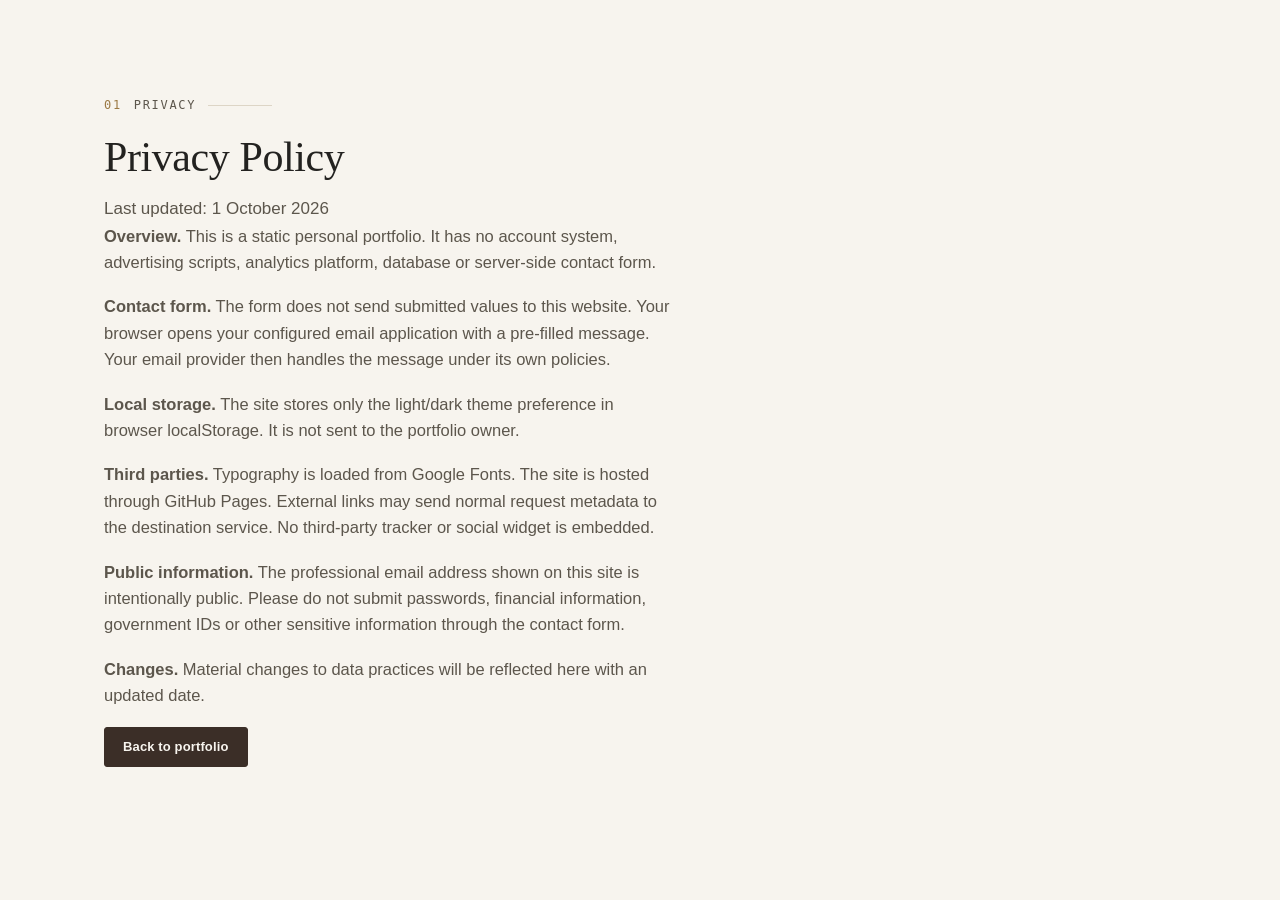
<file: privacy.html>
<!doctype html><html lang="en"><head><meta charset="utf-8"><meta name="viewport" content="width=device-width,initial-scale=1"><meta name="referrer" content="no-referrer"><meta http-equiv="Content-Security-Policy" content="default-src 'self'; base-uri 'self'; form-action 'self' mailto:; object-src 'none'; frame-src 'none'; script-src 'self'; style-src 'self' https://fonts.googleapis.com; font-src https://fonts.gstatic.com; img-src 'self' data:; connect-src 'none'; media-src 'none'; worker-src 'none'; manifest-src 'self'; upgrade-insecure-requests"><meta name="referrer" content="no-referrer"><title>Privacy Policy | Mohammad Hussain Khan</title><meta name="description" content="Privacy information for the Mohammad Hussain Khan portfolio."><link rel="stylesheet" href="style.css"></head><body><main class="section"><div class="container"><p class="eyebrow"><span class="eyebrow__index">01</span>Privacy</p><h1 class="section__title">Privacy Policy</h1><p class="section__lede">Last updated: 1 October 2026</p><div class="about__text"><p><strong>Overview.</strong> This is a static personal portfolio. It has no account system, advertising scripts, analytics platform, database or server-side contact form.</p><p><strong>Contact form.</strong> The form does not send submitted values to this website. Your browser opens your configured email application with a pre-filled message. Your email provider then handles the message under its own policies.</p><p><strong>Local storage.</strong> The site stores only the light/dark theme preference in browser localStorage. It is not sent to the portfolio owner.</p><p><strong>Third parties.</strong> Typography is loaded from Google Fonts. The site is hosted through GitHub Pages. External links may send normal request metadata to the destination service. No third-party tracker or social widget is embedded.</p><p><strong>Public information.</strong> The professional email address shown on this site is intentionally public. Please do not submit passwords, financial information, government IDs or other sensitive information through the contact form.</p><p><strong>Changes.</strong> Material changes to data practices will be reflected here with an updated date.</p><p><a class="btn btn--primary btn--small" href="index.html">Back to portfolio</a></p></div></div></main></body></html>
</file>
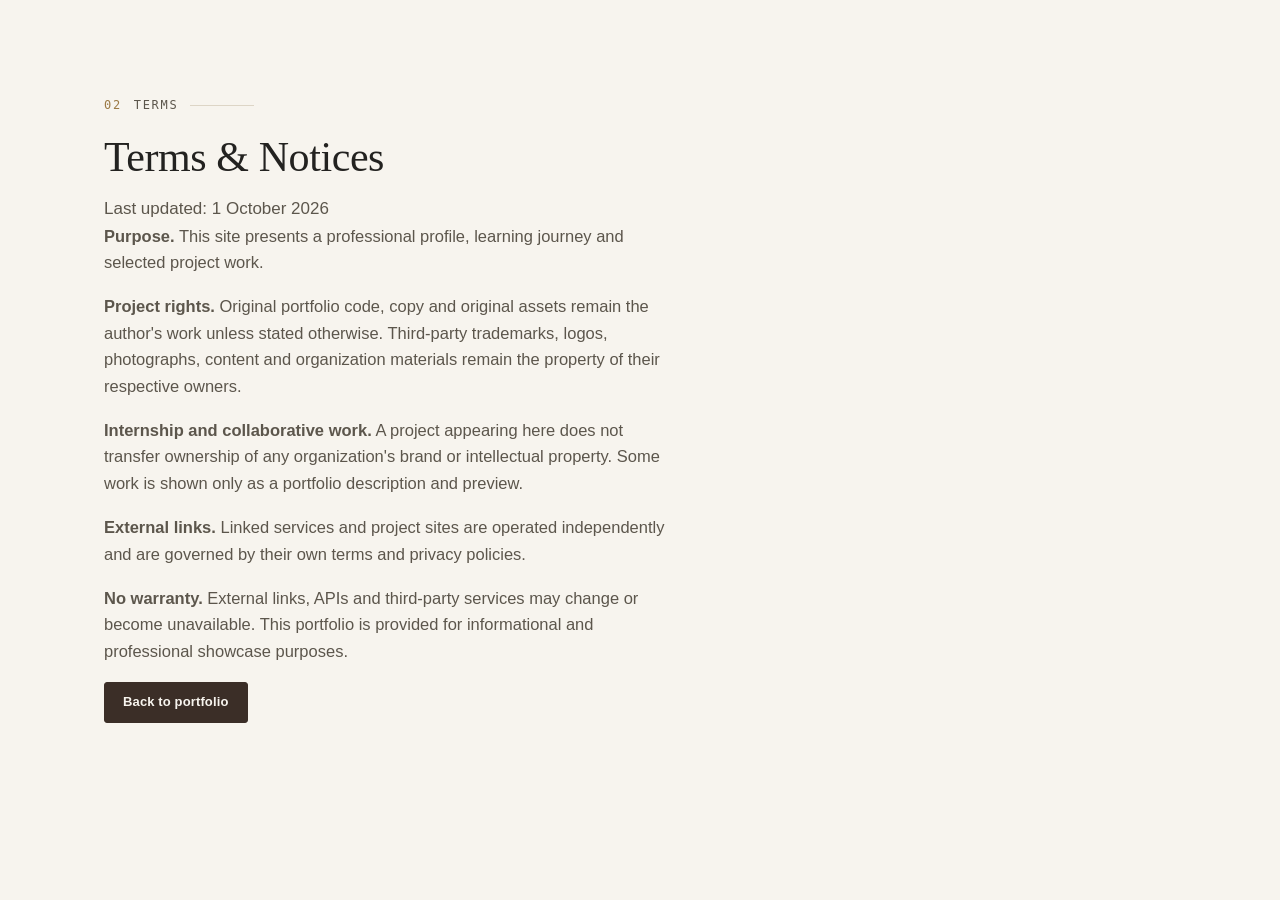
<file: terms.html>
<!doctype html><html lang="en"><head><meta charset="utf-8"><meta name="viewport" content="width=device-width,initial-scale=1"><meta name="referrer" content="no-referrer"><meta http-equiv="Content-Security-Policy" content="default-src 'self'; base-uri 'self'; form-action 'self' mailto:; object-src 'none'; frame-src 'none'; script-src 'self'; style-src 'self' https://fonts.googleapis.com; font-src https://fonts.gstatic.com; img-src 'self' data:; connect-src 'none'; media-src 'none'; worker-src 'none'; manifest-src 'self'; upgrade-insecure-requests"><meta name="referrer" content="no-referrer"><title>Terms &amp; Notices | Mohammad Hussain Khan</title><meta name="description" content="Terms and notices for the Mohammad Hussain Khan portfolio."><link rel="stylesheet" href="style.css"></head><body><main class="section"><div class="container"><p class="eyebrow"><span class="eyebrow__index">02</span>Terms</p><h1 class="section__title">Terms &amp; Notices</h1><p class="section__lede">Last updated: 1 October 2026</p><div class="about__text"><p><strong>Purpose.</strong> This site presents a professional profile, learning journey and selected project work.</p><p><strong>Project rights.</strong> Original portfolio code, copy and original assets remain the author's work unless stated otherwise. Third-party trademarks, logos, photographs, content and organization materials remain the property of their respective owners.</p><p><strong>Internship and collaborative work.</strong> A project appearing here does not transfer ownership of any organization's brand or intellectual property. Some work is shown only as a portfolio description and preview.</p><p><strong>External links.</strong> Linked services and project sites are operated independently and are governed by their own terms and privacy policies.</p><p><strong>No warranty.</strong> External links, APIs and third-party services may change or become unavailable. This portfolio is provided for informational and professional showcase purposes.</p><p><a class="btn btn--primary btn--small" href="index.html">Back to portfolio</a></p></div></div></main></body></html>
</file>
<file: style.css>
/* =========================================================
   MOHAMMAD HUSSAIN KHAN — PORTFOLIO STYLESHEET
   Design direction: Old Money x Modern Technology x Editorial
   ========================================================= */

/* -------------------- Design tokens -------------------- */
:root{
  /* palette — light (default) */
  --color-bg: #F7F4EE;
  --color-bg-alt: #F0EBDF;
  --color-surface: #FFFFFF;
  --color-text: #232220;
  --color-text-muted: #5C564C;
  --color-border: #DDD5C6;
  --color-stone: #C9C2B4;
  --color-espresso: #3B2E27;
  --color-bronze: #9C7A45;
  --color-bronze-strong: #7C5E33;
  --color-bronze-soft: rgba(156,122,69,0.12);
  --color-focus: #6E4E26;

  --shadow-card: 0 1px 2px rgba(35,34,32,0.04), 0 8px 24px -12px rgba(35,34,32,0.12);
  --shadow-card-hover: 0 2px 4px rgba(35,34,32,0.06), 0 18px 36px -16px rgba(35,34,32,0.18);

  --font-display: 'Fraunces', 'Iowan Old Style', Georgia, serif;
  --font-body: 'Inter', -apple-system, BlinkMacSystemFont, 'Segoe UI', sans-serif;
  --font-mono: 'JetBrains Mono', 'SFMono-Regular', Menlo, monospace;

  --container-w: 1120px;
  --radius-sm: 3px;
  --radius-md: 6px;

  --ease: cubic-bezier(0.22, 0.61, 0.36, 1);
  --dur-fast: 160ms;
  --dur-med: 320ms;
  --dur-slow: 560ms;
}

[data-theme="dark"]{
  --color-bg: #1B1A17;
  --color-bg-alt: #201F1B;
  --color-surface: #242220;
  --color-text: #EDE8DD;
  --color-text-muted: #B2A996;
  --color-border: #3A362E;
  --color-stone: #4A453B;
  --color-espresso: #EDE8DD;
  --color-bronze: #C79A5D;
  --color-bronze-strong: #DDB57B;
  --color-bronze-soft: rgba(199,154,93,0.16);
  --color-focus: #DDB57B;

  --shadow-card: 0 1px 2px rgba(0,0,0,0.3), 0 8px 24px -12px rgba(0,0,0,0.5);
  --shadow-card-hover: 0 2px 4px rgba(0,0,0,0.35), 0 18px 36px -16px rgba(0,0,0,0.6);
}

/* -------------------- Reset -------------------- */
*, *::before, *::after{ box-sizing: border-box; }
html{ scroll-behavior: smooth; }
body{
  margin: 0;
  background: var(--color-bg);
  color: var(--color-text);
  font-family: var(--font-body);
  font-size: 16px;
  line-height: 1.6;
  -webkit-font-smoothing: antialiased;
  transition: background-color var(--dur-med) var(--ease), color var(--dur-med) var(--ease);
}
img{ max-width: 100%; display: block; }
a{ color: inherit; text-decoration: none; }
ul, ol{ margin: 0; padding: 0; list-style: none; }
h1, h2, h3, h4, p{ margin: 0; }
button{ font: inherit; color: inherit; background: none; border: none; cursor: pointer; }
input, textarea{ font: inherit; color: inherit; }

:focus-visible{
  outline: 2px solid var(--color-focus);
  outline-offset: 3px;
  border-radius: 2px;
}

.container{
  max-width: var(--container-w);
  margin-inline: auto;
  padding-inline: 24px;
}

.skip-link{
  position: absolute;
  left: 12px;
  top: -60px;
  background: var(--color-espresso);
  color: var(--color-bg);
  padding: 10px 16px;
  border-radius: var(--radius-sm);
  z-index: 1000;
  transition: top var(--dur-fast) var(--ease);
}
.skip-link:focus{ top: 12px; }

/* -------------------- Type helpers -------------------- */
.eyebrow{
  display: flex;
  align-items: center;
  gap: 12px;
  font-family: var(--font-mono);
  font-size: 12px;
  letter-spacing: 0.14em;
  text-transform: uppercase;
  color: var(--color-text-muted);
  margin-bottom: 18px;
}
.eyebrow__index{
  color: var(--color-bronze);
  font-weight: 500;
}
.eyebrow::after{
  content: "";
  flex: 1;
  height: 1px;
  background: var(--color-border);
  max-width: 64px;
}

.section__title{
  font-family: var(--font-display);
  font-weight: 500;
  font-size: clamp(28px, 3.6vw, 42px);
  line-height: 1.15;
  letter-spacing: -0.01em;
  max-width: 20ch;
}
.section__lede{
  margin-top: 14px;
  max-width: 56ch;
  color: var(--color-text-muted);
  font-size: 17px;
}

.section{ padding-block: 96px; }
.section--alt{ background: var(--color-bg-alt); }

.tag{
  display: inline-flex;
  align-items: center;
  font-family: var(--font-mono);
  font-size: 11px;
  letter-spacing: 0.06em;
  text-transform: uppercase;
  padding: 3px 9px;
  border-radius: 999px;
  border: 1px solid var(--color-border);
  color: var(--color-text-muted);
  margin-left: 8px;
}
.tag--progress{
  color: var(--color-bronze-strong);
  border-color: var(--color-bronze);
  background: var(--color-bronze-soft);
}

/* -------------------- Buttons -------------------- */
.btn{
  display: inline-flex;
  align-items: center;
  justify-content: center;
  gap: 8px;
  padding: 13px 26px;
  font-size: 14.5px;
  font-weight: 600;
  letter-spacing: 0.01em;
  border-radius: var(--radius-sm);
  border: 1px solid transparent;
  transition: transform var(--dur-fast) var(--ease), background-color var(--dur-fast) var(--ease), border-color var(--dur-fast) var(--ease), color var(--dur-fast) var(--ease);
  white-space: nowrap;
}
.btn--primary{
  background: var(--color-espresso);
  color: var(--color-bg);
  border-color: var(--color-espresso);
}
[data-theme="dark"] .btn--primary{ color: #1B1A17; }
.btn--primary:hover{ transform: translateY(-1px); background: var(--color-bronze-strong); border-color: var(--color-bronze-strong); }

.btn--ghost{
  background: transparent;
  color: var(--color-text);
  border-color: var(--color-border);
}
.btn--ghost:hover{
  border-color: var(--color-bronze);
  color: var(--color-bronze-strong);
  transform: translateY(-1px);
}

.btn--small{ padding: 9px 18px; font-size: 13px; }

/* -------------------- Header / Nav -------------------- */
.site-header{
  position: sticky;
  top: 0;
  z-index: 100;
  background: color-mix(in srgb, var(--color-bg) 88%, transparent);
  backdrop-filter: saturate(140%) blur(10px);
  border-bottom: 1px solid var(--color-border);
}
.nav{
  max-width: var(--container-w);
  margin-inline: auto;
  padding: 16px 24px;
  display: flex;
  align-items: center;
  gap: 32px;
}
.nav__brand{
  display: flex;
  align-items: center;
  gap: 10px;
  font-family: var(--font-display);
  font-weight: 500;
  font-size: 16px;
  margin-right: auto;
}
.nav__monogram{
  display: grid;
  place-items: center;
  width: 32px;
  height: 32px;
  border: 1px solid var(--color-bronze);
  border-radius: 999px;
  font-family: var(--font-mono);
  font-size: 12px;
  letter-spacing: 0.02em;
  color: var(--color-bronze-strong);
}
.nav__brandtext{ white-space: nowrap; }

.nav__links{
  display: flex;
  align-items: center;
  gap: 28px;
}
.nav__link{
  position: relative;
  font-size: 14px;
  font-weight: 500;
  color: var(--color-text-muted);
  padding-block: 6px;
  transition: color var(--dur-fast) var(--ease);
}
.nav__link::after{
  content: "";
  position: absolute;
  left: 0; right: 100%;
  bottom: 0;
  height: 1px;
  background: var(--color-bronze);
  transition: right var(--dur-med) var(--ease);
}
.nav__link:hover{ color: var(--color-text); }
.nav__link:hover::after,
.nav__link.is-active::after{ right: 0; }
.nav__link.is-active{ color: var(--color-text); }

.nav__actions{ display: flex; align-items: center; gap: 14px; }

.theme-toggle{
  position: relative;
  display: grid;
  place-items: center;
  width: 36px;
  height: 36px;
  border: 1px solid var(--color-border);
  border-radius: 999px;
  color: var(--color-text);
  transition: border-color var(--dur-fast) var(--ease);
}
.theme-toggle:hover{ border-color: var(--color-bronze); }
.theme-toggle__icon{
  grid-area: 1 / 1;
  transition: opacity var(--dur-med) var(--ease), transform var(--dur-med) var(--ease);
}
.theme-toggle__icon--moon{ opacity: 0; transform: rotate(-45deg) scale(0.7); }
[data-theme="dark"] .theme-toggle__icon--sun{ opacity: 0; transform: rotate(45deg) scale(0.7); }
[data-theme="dark"] .theme-toggle__icon--moon{ opacity: 1; transform: rotate(0) scale(1); }

.nav__cta{ display: inline-flex; }

.nav__hamburger{
  display: none;
  flex-direction: column;
  justify-content: center;
  gap: 5px;
  width: 36px;
  height: 36px;
}
.nav__hamburger span{
  display: block;
  width: 20px;
  height: 1.5px;
  background: var(--color-text);
  transition: transform var(--dur-med) var(--ease), opacity var(--dur-fast) var(--ease);
  margin-inline: auto;
}
.nav__hamburger[aria-expanded="true"] span:nth-child(1){ transform: translateY(6.5px) rotate(45deg); }
.nav__hamburger[aria-expanded="true"] span:nth-child(2){ opacity: 0; }
.nav__hamburger[aria-expanded="true"] span:nth-child(3){ transform: translateY(-6.5px) rotate(-45deg); }

.mobile-menu{
  display: none;
  position: fixed;
  inset: 0;
  top: 65px;
  background: var(--color-bg);
  z-index: 99;
  padding: 32px 24px;
  flex-direction: column;
  justify-content: space-between;
  transform: translateY(-8px);
  opacity: 0;
  pointer-events: none;
  transition: opacity var(--dur-med) var(--ease), transform var(--dur-med) var(--ease);
}
.mobile-menu[data-open="true"]{
  opacity: 1;
  transform: translateY(0);
  pointer-events: auto;
}
.mobile-menu__links{ display: flex; flex-direction: column; gap: 4px; }
.mobile-menu__links a{
  display: block;
  font-family: var(--font-display);
  font-size: 28px;
  padding: 14px 4px;
  border-bottom: 1px solid var(--color-border);
}
.mobile-menu__cta{ margin-top: 24px; width: 100%; }

/* -------------------- Hero -------------------- */
.hero{ padding-top: 88px; padding-bottom: 96px; }
.hero__grid{
  display: grid;
  grid-template-columns: 1.3fr 0.9fr;
  gap: 64px;
  align-items: start;
}
.hero__name{
  font-family: var(--font-display);
  font-weight: 500;
  font-size: clamp(44px, 7vw, 76px);
  line-height: 1.03;
  letter-spacing: -0.02em;
  margin-bottom: 22px;
}
.hero__headline{
  font-size: clamp(18px, 2vw, 21px);
  color: var(--color-text);
  font-weight: 500;
  max-width: 30ch;
  margin-bottom: 16px;
}
.hero__tagline{
  font-family: var(--font-mono);
  font-size: 13px;
  letter-spacing: 0.03em;
  color: var(--color-bronze-strong);
  margin-bottom: 22px;
}
.hero__desc{
  max-width: 52ch;
  color: var(--color-text-muted);
  font-size: 16.5px;
  margin-bottom: 34px;
}
.hero__actions{ display: flex; gap: 14px; margin-bottom: 32px; flex-wrap: wrap; }
.hero__social{ display: flex; gap: 22px; }
.social-link{
  display: inline-flex;
  align-items: center;
  gap: 8px;
  font-size: 14px;
  font-weight: 500;
  color: var(--color-text-muted);
  transition: color var(--dur-fast) var(--ease);
}
.social-link:hover{ color: var(--color-bronze-strong); }

.dossier{
  border: 1px solid var(--color-border);
  border-radius: var(--radius-md);
  background: var(--color-surface);
  box-shadow: var(--shadow-card);
  padding: 30px 28px;
  position: relative;
}
.dossier::before{
  content: "";
  position: absolute;
  top: 14px; right: 14px;
  width: 8px; height: 8px;
  border-radius: 50%;
  background: var(--color-bronze);
}
.dossier__photo{
  width: 100%;
  aspect-ratio: 4 / 5;
  object-fit: cover;
  border-radius: var(--radius-sm);
  border: 1px solid var(--color-border);
  margin-bottom: 22px;
  filter: grayscale(12%);
}
.dossier__label{
  font-family: var(--font-mono);
  font-size: 11px;
  letter-spacing: 0.14em;
  text-transform: uppercase;
  color: var(--color-text-muted);
  padding-bottom: 18px;
  margin-bottom: 18px;
  border-bottom: 1px solid var(--color-border);
}
.dossier__list{ display: flex; flex-direction: column; gap: 18px; }
.dossier__row dt{
  font-family: var(--font-mono);
  font-size: 11px;
  letter-spacing: 0.06em;
  text-transform: uppercase;
  color: var(--color-text-muted);
  margin-bottom: 4px;
}
.dossier__row dd{
  margin: 0;
  font-size: 15px;
  font-weight: 500;
}

/* -------------------- About -------------------- */
.about__grid{
  display: grid;
  grid-template-columns: 1.4fr 1fr;
  gap: 56px;
  margin-top: 40px;
  align-items: start;
}
.about__text p{
  color: var(--color-text-muted);
  font-size: 16.5px;
  margin-bottom: 18px;
  max-width: 62ch;
}
.about__text p:last-child{ margin-bottom: 0; }

.about__credentials{ display: flex; flex-direction: column; gap: 16px; }
.credential-card{
  border: 1px solid var(--color-border);
  border-radius: var(--radius-md);
  padding: 22px 24px;
  background: var(--color-surface);
}
.credential-card__eyebrow{
  font-family: var(--font-mono);
  font-size: 11px;
  letter-spacing: 0.1em;
  text-transform: uppercase;
  color: var(--color-bronze);
  margin-bottom: 10px;
}
.credential-card__title{
  font-family: var(--font-display);
  font-size: 18px;
  font-weight: 500;
  margin-bottom: 6px;
}
.credential-card__meta{ font-size: 14px; color: var(--color-text-muted); }
.credential-card__meta--muted{ font-size: 13.5px; }

/* -------------------- Skills ledger -------------------- */
.ledger{
  margin-top: 44px;
  display: grid;
  grid-template-columns: repeat(3, 1fr);
  border-top: 1px solid var(--color-border);
  border-left: 1px solid var(--color-border);
}
.ledger__category{
  padding: 28px 30px;
  border-right: 1px solid var(--color-border);
  border-bottom: 1px solid var(--color-border);
}
.ledger__heading{
  display: flex;
  align-items: baseline;
  gap: 10px;
  font-family: var(--font-display);
  font-weight: 500;
  font-size: 18px;
  margin-bottom: 16px;
}
.ledger__index{
  font-family: var(--font-mono);
  font-size: 12px;
  color: var(--color-bronze);
}
.ledger__items{ display: flex; flex-direction: column; gap: 10px; }
.ledger__items li{
  font-size: 14.5px;
  color: var(--color-text-muted);
  position: relative;
  padding-left: 16px;
}
.ledger__items li::before{
  content: "";
  position: absolute;
  left: 0; top: 9px;
  width: 5px; height: 1px;
  background: var(--color-bronze);
}

/* -------------------- Projects -------------------- */
.projects{
  margin-top: 44px;
  display: grid;
  grid-template-columns: repeat(2, 1fr);
  gap: 32px;
}
.project-card{
  border: 1px solid var(--color-border);
  border-radius: var(--radius-md);
  overflow: hidden;
  background: var(--color-surface);
  box-shadow: var(--shadow-card);
  transition: box-shadow var(--dur-med) var(--ease), transform var(--dur-med) var(--ease);
}
.project-card:hover{
  box-shadow: var(--shadow-card-hover);
  transform: translateY(-3px);
}
.project-card__media{
  position: relative;
  display: block;
  width: 100%;
  aspect-ratio: 3 / 2;
  overflow: hidden;
  border-bottom: 1px solid var(--color-border);
  cursor: zoom-in;
}
.project-card__media img{
  width: 100%;
  height: 100%;
  object-fit: cover;
  transition: transform var(--dur-slow) var(--ease);
}
.project-card__media:hover img{ transform: scale(1.04); }
.project-card__zoom{
  position: absolute;
  right: 12px; bottom: 12px;
  font-family: var(--font-mono);
  font-size: 11px;
  letter-spacing: 0.06em;
  text-transform: uppercase;
  background: rgba(27,26,23,0.72);
  color: #F7F4EE;
  padding: 6px 12px;
  border-radius: 999px;
  opacity: 0;
  transform: translateY(4px);
  transition: opacity var(--dur-fast) var(--ease), transform var(--dur-fast) var(--ease);
}
.project-card__media:hover .project-card__zoom,
.project-card__media:focus-visible .project-card__zoom{ opacity: 1; transform: translateY(0); }

.project-card__body{ padding: 26px 28px 28px; }
.project-card__tag{
  font-family: var(--font-mono);
  font-size: 11px;
  letter-spacing: 0.12em;
  text-transform: uppercase;
  color: var(--color-bronze);
  margin-bottom: 10px;
}
.project-card__title{
  font-family: var(--font-display);
  font-weight: 500;
  font-size: 21px;
  margin-bottom: 10px;
}
.project-card__desc{
  font-size: 14.5px;
  color: var(--color-text-muted);
  margin-bottom: 18px;
}
.project-card__stack{
  display: flex;
  gap: 8px;
  flex-wrap: wrap;
  margin-bottom: 22px;
}
.project-card__stack li{
  font-family: var(--font-mono);
  font-size: 11px;
  letter-spacing: 0.04em;
  padding: 4px 10px;
  border: 1px solid var(--color-border);
  border-radius: 999px;
  color: var(--color-text-muted);
}
.project-card__actions{ display: flex; gap: 12px; flex-wrap: wrap; }

/* -------------------- Certifications -------------------- */
.cert-ledger{ margin-top: 40px; border-top: 1px solid var(--color-border); }
.cert-ledger__row{
  display: grid;
  grid-template-columns: 48px 1fr auto;
  align-items: center;
  gap: 20px;
  padding: 18px 6px;
  border-bottom: 1px solid var(--color-border);
  transition: background-color var(--dur-fast) var(--ease);
}
.cert-ledger__row:hover{ background: var(--color-bronze-soft); }
.cert-ledger__num{
  font-family: var(--font-mono);
  font-size: 13px;
  color: var(--color-bronze);
}
.cert-ledger__name{ font-size: 15.5px; font-weight: 500; }
.cert-ledger__issuer{
  font-family: var(--font-mono);
  font-size: 12.5px;
  color: var(--color-text-muted);
  text-align: right;
  white-space: nowrap;
}

/* -------------------- Contact -------------------- */
.contact__grid{
  margin-top: 44px;
  display: grid;
  grid-template-columns: 0.85fr 1.15fr;
  gap: 56px;
}
.contact__methods{ display: flex; flex-direction: column; }
.contact__method{
  display: flex;
  flex-direction: column;
  gap: 4px;
  padding: 18px 4px;
  border-bottom: 1px solid var(--color-border);
  transition: padding-left var(--dur-fast) var(--ease), color var(--dur-fast) var(--ease);
}
.contact__method:first-child{ border-top: 1px solid var(--color-border); }
.contact__method:hover{ padding-left: 12px; color: var(--color-bronze-strong); }
.contact__method-label{
  font-family: var(--font-mono);
  font-size: 11px;
  letter-spacing: 0.1em;
  text-transform: uppercase;
  color: var(--color-text-muted);
}
.contact__method-value{ font-size: 16px; font-weight: 500; }

.contact-form{
  border: 1px solid var(--color-border);
  border-radius: var(--radius-md);
  padding: 32px;
  background: var(--color-surface);
}
.contact-form__note{
  font-size: 13px;
  color: var(--color-text-muted);
  margin-bottom: 22px;
  padding-bottom: 18px;
  border-bottom: 1px dashed var(--color-border);
}
.field{ margin-bottom: 18px; }
.field label{
  display: block;
  font-family: var(--font-mono);
  font-size: 11px;
  letter-spacing: 0.08em;
  text-transform: uppercase;
  color: var(--color-text-muted);
  margin-bottom: 8px;
}
.field input, .field textarea{
  width: 100%;
  padding: 12px 14px;
  border: 1px solid var(--color-border);
  border-radius: var(--radius-sm);
  background: var(--color-bg);
  color: var(--color-text);
  transition: border-color var(--dur-fast) var(--ease);
  resize: vertical;
}
.field input:focus, .field textarea:focus{
  border-color: var(--color-bronze);
}
.field input:focus-visible, .field textarea:focus-visible{
  outline: 2px solid var(--color-focus);
  outline-offset: 2px;
}
.contact-form .btn{ width: 100%; }
.contact-form__status{
  margin-top: 14px;
  font-size: 13.5px;
  color: var(--color-bronze-strong);
  min-height: 1em;
}

/* -------------------- Footer -------------------- */
.site-footer{ border-top: 1px solid var(--color-border); padding-block: 32px; }
.site-footer__inner{
  display: flex;
  align-items: center;
  justify-content: space-between;
  gap: 20px;
  flex-wrap: wrap;
}
.site-footer__copy{ font-size: 13.5px; color: var(--color-text-muted); }
.site-footer__links{ display: flex; gap: 22px; }
.site-footer__links a{
  font-size: 13.5px;
  color: var(--color-text-muted);
  transition: color var(--dur-fast) var(--ease);
}
.site-footer__links a:hover{ color: var(--color-bronze-strong); }
.back-to-top{
  display: inline-flex;
  align-items: center;
  gap: 8px;
  font-size: 13px;
  font-weight: 500;
  color: var(--color-text-muted);
  transition: color var(--dur-fast) var(--ease);
}
.back-to-top:hover{ color: var(--color-bronze-strong); }

/* -------------------- Lightbox -------------------- */
.lightbox{
  position: fixed;
  inset: 0;
  z-index: 200;
  display: grid;
  place-items: center;
  padding: 32px;
  visibility: hidden;
  opacity: 0;
  transition: opacity var(--dur-med) var(--ease), visibility var(--dur-med) var(--ease);
}
.lightbox[data-open="true"]{ visibility: visible; opacity: 1; }
.lightbox__backdrop{
  position: absolute;
  inset: 0;
  background: rgba(20,19,17,0.82);
}
.lightbox__dialog{
  position: relative;
  max-width: min(920px, 92vw);
  max-height: 86vh;
  background: var(--color-surface);
  border: 1px solid var(--color-border);
  border-radius: var(--radius-md);
  padding: 12px;
  transform: scale(0.97);
  transition: transform var(--dur-med) var(--ease);
}
.lightbox[data-open="true"] .lightbox__dialog{ transform: scale(1); }
.lightbox__dialog img{ max-height: 78vh; border-radius: 2px; }
.lightbox__close{
  position: absolute;
  top: -14px; right: -14px;
  width: 34px; height: 34px;
  display: grid;
  place-items: center;
  background: var(--color-espresso);
  color: var(--color-bg);
  border-radius: 999px;
  box-shadow: var(--shadow-card);
}

/* -------------------- Scroll reveal -------------------- */
.reveal{
  opacity: 0;
  transform: translateY(16px);
  transition: opacity var(--dur-slow) var(--ease), transform var(--dur-slow) var(--ease);
}
.reveal.is-visible{ opacity: 1; transform: translateY(0); }

/* -------------------- Reduced motion -------------------- */
@media (prefers-reduced-motion: reduce){
  html{ scroll-behavior: auto; }
  *, *::before, *::after{
    animation-duration: 0.001ms !important;
    animation-iteration-count: 1 !important;
    transition-duration: 0.001ms !important;
    scroll-behavior: auto !important;
  }
  .reveal{ opacity: 1; transform: none; }
}

/* -------------------- Responsive -------------------- */
@media (max-width: 1024px){
  .hero__grid{ grid-template-columns: 1fr; }
  .hero__dossier{ max-width: 460px; }
  .about__grid{ grid-template-columns: 1fr; }
  .about__credentials{ flex-direction: row; }
  .about__credentials .credential-card{ flex: 1; }
  .ledger{ grid-template-columns: repeat(2, 1fr); }
  .contact__grid{ grid-template-columns: 1fr; }
}

@media (max-width: 860px){
  .nav__links, .nav__cta{ display: none; }
  .nav__hamburger{ display: flex; }
  .mobile-menu{ display: flex; }
  .projects{ grid-template-columns: 1fr; }
}

@media (max-width: 640px){
  .section{ padding-block: 72px; }
  .ledger{ grid-template-columns: 1fr; }
  .about__credentials{ flex-direction: column; }
  .cert-ledger__row{ grid-template-columns: 32px 1fr; }
  .cert-ledger__issuer{ grid-column: 2; text-align: left; padding-left: 0; font-size: 12px; }
  .nav__brandtext{ display: none; }
  .site-footer__inner{ flex-direction: column; align-items: flex-start; }
}

@media (max-width: 400px){
  .container{ padding-inline: 18px; }
  .hero__actions{ flex-direction: column; align-items: stretch; }
  .hero__actions .btn{ width: 100%; }
}

/* -------------------- Experience & privacy notes -------------------- */
.experience-card{
  margin-top:44px;border:1px solid var(--color-border);border-radius:var(--radius-md);
  background:var(--color-surface);box-shadow:var(--shadow-card);overflow:hidden;
}
.experience-card__top{display:flex;align-items:flex-start;justify-content:space-between;gap:24px;padding:28px 30px;border-bottom:1px solid var(--color-border)}
.experience-card__eyebrow,.project-card__private-note{font-family:var(--font-mono);font-size:11px;letter-spacing:.08em;text-transform:uppercase;color:var(--color-text-muted)}
.experience-card__title{margin-top:8px;font-family:var(--font-display);font-size:clamp(24px,3vw,34px);font-weight:500}
.experience-card__company{margin-top:6px;color:var(--color-bronze-strong);font-weight:600}
.experience-card__body{padding:26px 30px}
.experience-card__list{display:grid;gap:12px}
.experience-card__list li{position:relative;padding-left:20px;color:var(--color-text-muted)}
.experience-card__list li::before{content:"";position:absolute;left:0;top:.72em;width:7px;height:1px;background:var(--color-bronze)}
.project-card__private-note{display:block;line-height:1.6;padding-top:2px}
@media (max-width:640px){.experience-card__top{flex-direction:column;padding:24px}.experience-card__body{padding:22px 24px}}
</file>
